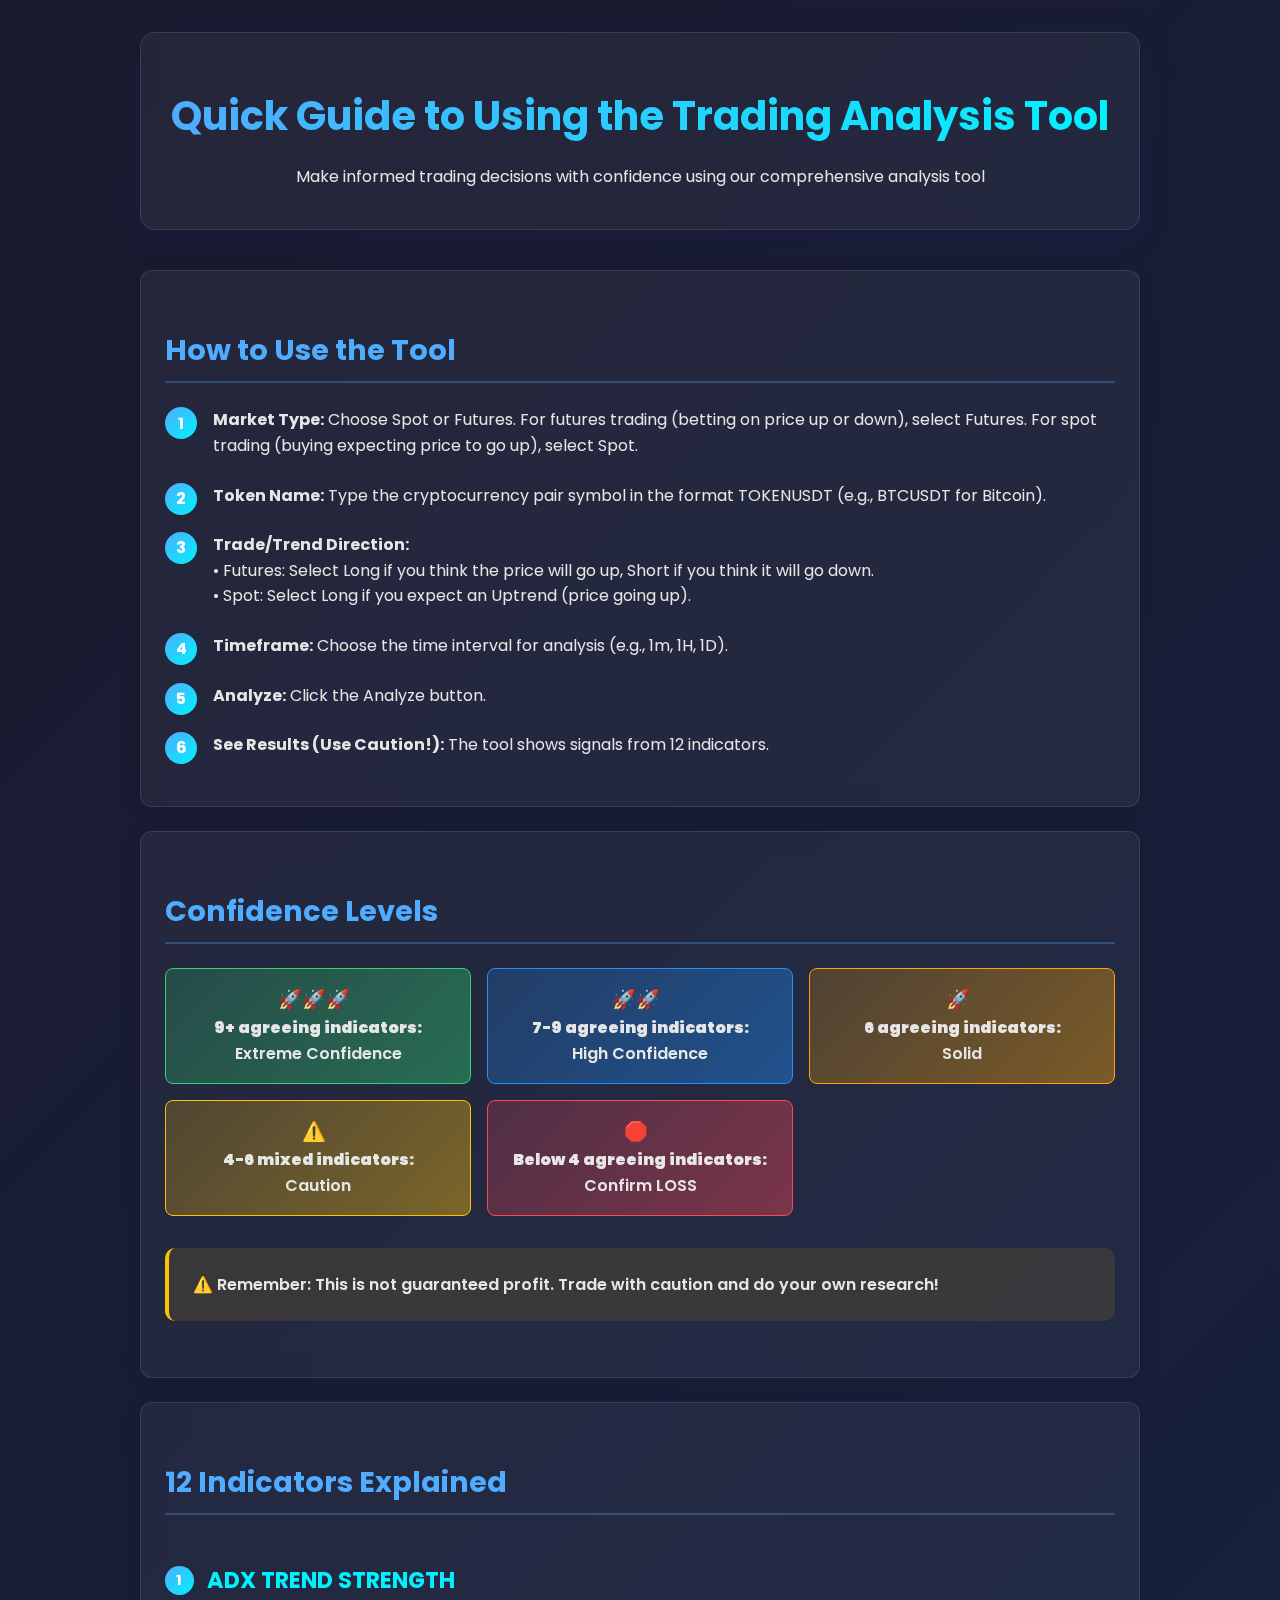
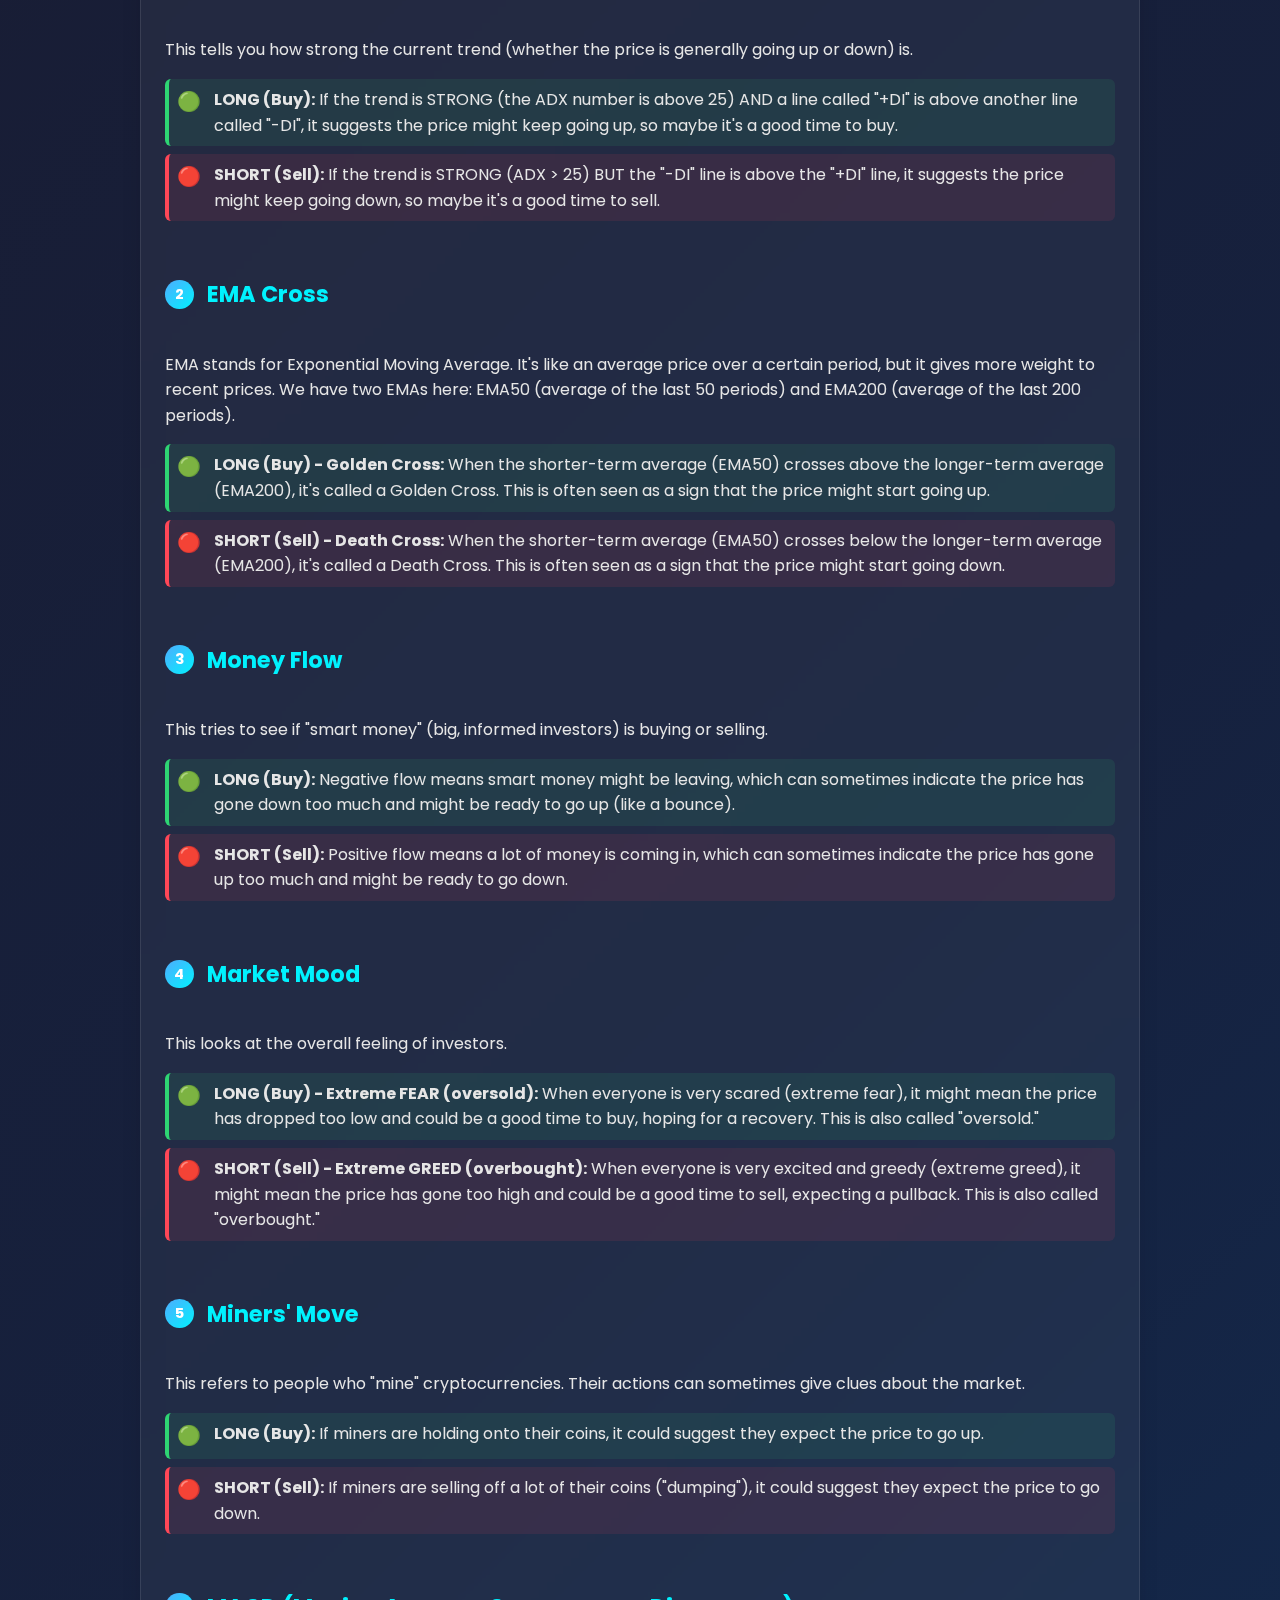
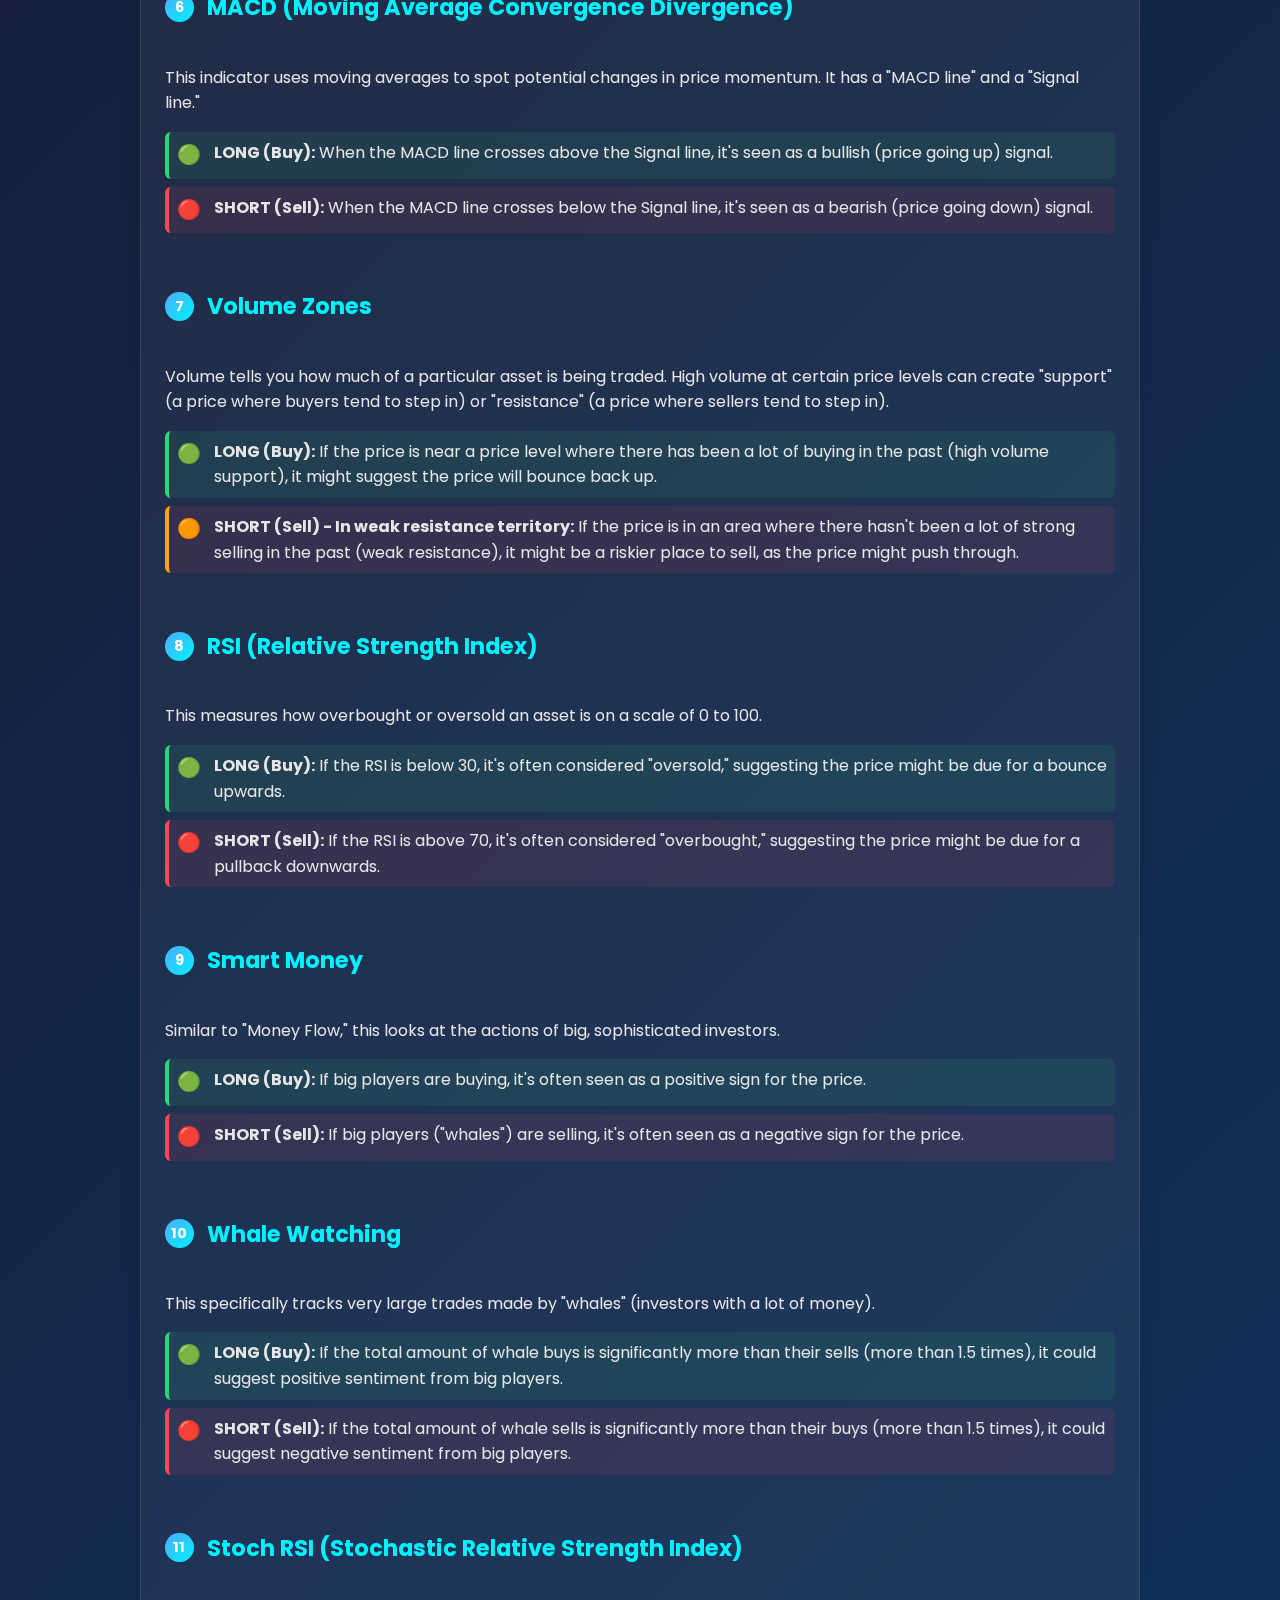
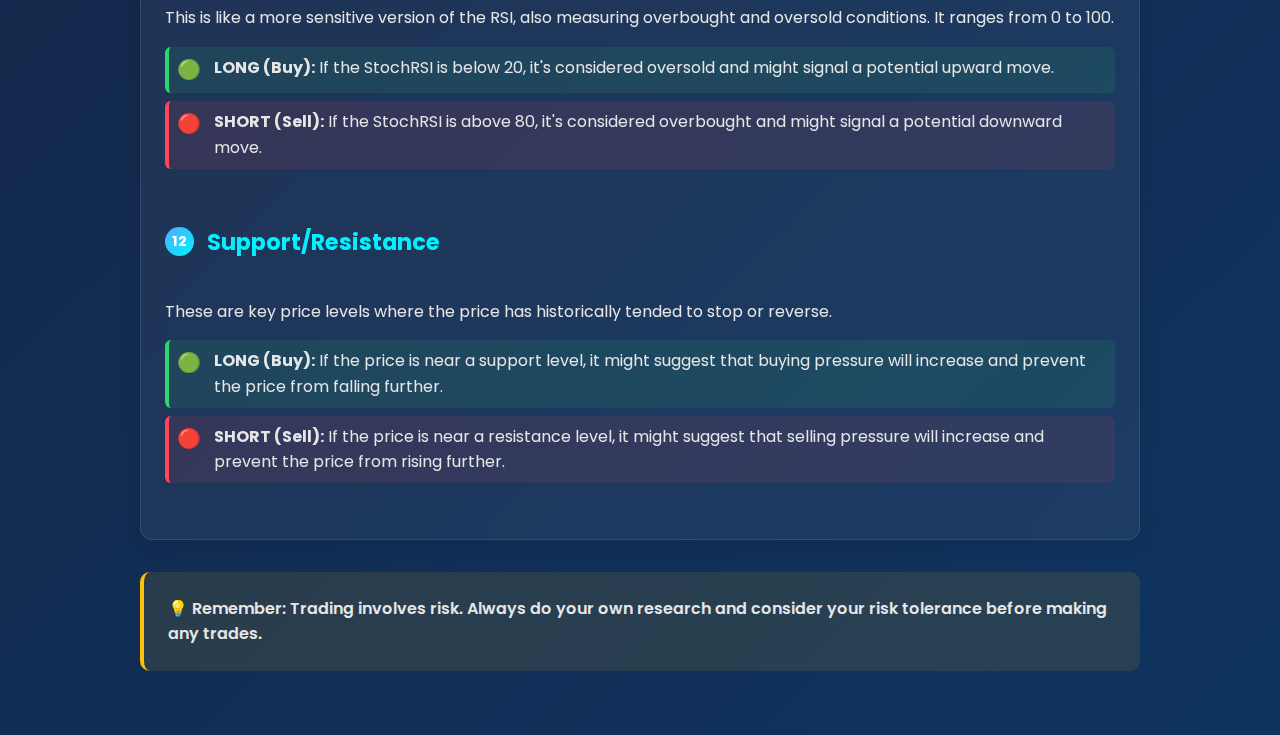
<file: user_guide.html>
<!DOCTYPE html>
<html lang="en">
<head>
    <meta charset="UTF-8">
    <meta name="viewport" content="width=device-width, initial-scale=1.0">
    <title>Trading Analysis Tool Quick Guide</title>
    <style>
        @import url('https://fonts.googleapis.com/css2?family=Poppins:wght@300;400;600;700&display=swap');
        
        body {
            font-family: 'Poppins', sans-serif;
            margin: 0;
            padding: 0;
            background: linear-gradient(135deg, #1a1a2e 0%, #16213e 50%, #0f3460 100%);
            color: #e6e6e6;
            line-height: 1.6;
        }
        
        .container {
            max-width: 1000px;
            margin: 0 auto;
            padding: 2rem;
        }
        
        header {
            text-align: center;
            margin-bottom: 2.5rem;
            padding: 1.5rem;
            background: rgba(255, 255, 255, 0.05);
            border-radius: 15px;
            backdrop-filter: blur(10px);
            box-shadow: 0 8px 32px 0 rgba(31, 38, 135, 0.15);
            border: 1px solid rgba(255, 255, 255, 0.1);
        }
        
        h1 {
            color: #f8f8f8;
            font-size: 2.5rem;
            margin-bottom: 0.5rem;
            background: linear-gradient(90deg, #4facfe 0%, #00f2fe 100%);
            -webkit-background-clip: text;
            background-clip: text;
            color: transparent;
        }
        
        h2 {
            color: #4facfe;
            margin-top: 2rem;
            font-size: 1.8rem;
            border-bottom: 2px solid rgba(79, 172, 254, 0.3);
            padding-bottom: 0.5rem;
        }
        
        h3 {
            color: #00f2fe;
            margin-top: 1.5rem;
            font-size: 1.4rem;
        }
        
        .card {
            background: rgba(255, 255, 255, 0.05);
            border-radius: 12px;
            padding: 1.5rem;
            margin-bottom: 1.5rem;
            backdrop-filter: blur(10px);
            box-shadow: 0 4px 20px 0 rgba(0, 0, 0, 0.1);
            border: 1px solid rgba(255, 255, 255, 0.1);
            transition: transform 0.3s ease, box-shadow 0.3s ease;
        }
        
        .card:hover {
            transform: translateY(-5px);
            box-shadow: 0 10px 25px 0 rgba(0, 0, 0, 0.2);
        }
        
        .steps {
            counter-reset: step-counter;
        }
        
        .step {
            position: relative;
            padding-left: 3rem;
            margin-bottom: 1.5rem;
        }
        
        .step:before {
            counter-increment: step-counter;
            content: counter(step-counter);
            position: absolute;
            left: 0;
            top: 0;
            background: linear-gradient(135deg, #4facfe 0%, #00f2fe 100%);
            color: white;
            width: 2rem;
            height: 2rem;
            border-radius: 50%;
            display: flex;
            align-items: center;
            justify-content: center;
            font-weight: bold;
        }
        
        .confidence-levels {
            display: grid;
            grid-template-columns: repeat(auto-fill, minmax(250px, 1fr));
            gap: 1rem;
            margin: 1.5rem 0;
        }
        
        .confidence-level {
            padding: 1rem;
            border-radius: 8px;
            text-align: center;
            font-weight: 600;
        }
        
        .extreme {
            background: linear-gradient(135deg, rgba(46, 213, 115, 0.2) 0%, rgba(46, 213, 115, 0.4) 100%);
            border: 1px solid #2ed573;
        }
        
        .high {
            background: linear-gradient(135deg, rgba(30, 144, 255, 0.2) 0%, rgba(30, 144, 255, 0.4) 100%);
            border: 1px solid #1e90ff;
        }
        
        .solid {
            background: linear-gradient(135deg, rgba(255, 165, 0, 0.2) 0%, rgba(255, 165, 0, 0.4) 100%);
            border: 1px solid #ffa500;
        }
        
        .caution {
            background: linear-gradient(135deg, rgba(255, 193, 7, 0.2) 0%, rgba(255, 193, 7, 0.4) 100%);
            border: 1px solid #ffc107;
        }
        
        .loss {
            background: linear-gradient(135deg, rgba(255, 71, 87, 0.2) 0%, rgba(255, 71, 87, 0.4) 100%);
            border: 1px solid #ff4757;
        }
        
        .indicator {
            margin-bottom: 2rem;
        }
        
        .indicator-title {
            display: flex;
            align-items: center;
            margin-bottom: 0.5rem;
        }
        
        .indicator-number {
            background: linear-gradient(135deg, #4facfe 0%, #00f2fe 100%);
            color: white;
            width: 1.8rem;
            height: 1.8rem;
            border-radius: 50%;
            display: flex;
            align-items: center;
            justify-content: center;
            margin-right: 0.8rem;
            font-size: 0.9rem;
            font-weight: bold;
        }
        
        .signal {
            display: flex;
            align-items: flex-start;
            margin: 0.5rem 0;
            padding: 0.5rem;
            border-radius: 6px;
        }
        
        .long {
            background-color: rgba(46, 213, 115, 0.1);
            border-left: 4px solid #2ed573;
        }
        
        .short {
            background-color: rgba(255, 71, 87, 0.1);
            border-left: 4px solid #ff4757;
        }
        
        .signal-emoji {
            margin-right: 0.8rem;
            font-size: 1.2rem;
        }
        
        .warning {
            background: rgba(255, 193, 7, 0.1);
            padding: 1.5rem;
            border-radius: 10px;
            border-left: 4px solid #ffc107;
            margin: 2rem 0;
            font-weight: 600;
        }
        
        .emoji {
            font-size: 1.2rem;
            margin-right: 0.5rem;
        }
        
        @media (max-width: 768px) {
            .container {
                padding: 1rem;
            }
            
            h1 {
                font-size: 2rem;
            }
            
            .confidence-levels {
                grid-template-columns: 1fr;
            }
        }
    </style>
</head>
<body>
    <div class="container">
        <header>
            <h1>Quick Guide to Using the Trading Analysis Tool</h1>
            <p>Make informed trading decisions with confidence using our comprehensive analysis tool</p>
        </header>
        
        <section class="card">
            <h2>How to Use the Tool</h2>
            <div class="steps">
                <div class="step">
                    <strong>Market Type:</strong> Choose Spot or Futures. For futures trading (betting on price up or down), select Futures. For spot trading (buying expecting price to go up), select Spot.
                </div>
                <div class="step">
                    <strong>Token Name:</strong> Type the cryptocurrency pair symbol in the format TOKENUSDT (e.g., BTCUSDT for Bitcoin).
                </div>
                <div class="step">
                    <strong>Trade/Trend Direction:</strong><br>
                    • Futures: Select Long if you think the price will go up, Short if you think it will go down.<br>
                    • Spot: Select Long if you expect an Uptrend (price going up).
                </div>
                <div class="step">
                    <strong>Timeframe:</strong> Choose the time interval for analysis (e.g., 1m, 1H, 1D).
                </div>
                <div class="step">
                    <strong>Analyze:</strong> Click the Analyze button.
                </div>
                <div class="step">
                    <strong>See Results (Use Caution!):</strong> The tool shows signals from 12 indicators.
                </div>
            </div>
        </section>
        
        <section class="card">
            <h2>Confidence Levels</h2>
            <div class="confidence-levels">
                <div class="confidence-level extreme">
                    <span class="emoji">🚀🚀🚀</span><br>
                    <strong>9+ agreeing indicators:</strong><br>
                    Extreme Confidence
                </div>
                <div class="confidence-level high">
                    <span class="emoji">🚀🚀</span><br>
                    <strong>7-9 agreeing indicators:</strong><br>
                    High Confidence
                </div>
                <div class="confidence-level solid">
                    <span class="emoji">🚀</span><br>
                    <strong>6 agreeing indicators:</strong><br>
                    Solid
                </div>
                <div class="confidence-level caution">
                    <span class="emoji">⚠️</span><br>
                    <strong>4-6 mixed indicators:</strong><br>
                    Caution
                </div>
                <div class="confidence-level loss">
                    <span class="emoji">🛑</span><br>
                    <strong>Below 4 agreeing indicators:</strong><br>
                    Confirm LOSS
                </div>
            </div>
            
            <div class="warning">
                ⚠️ Remember: This is not guaranteed profit. Trade with caution and do your own research!
            </div>
        </section>
        
        <section class="card">
            <h2>12 Indicators Explained</h2>
            
            <div class="indicator">
                <div class="indicator-title">
                    <div class="indicator-number">1</div>
                    <h3>ADX TREND STRENGTH</h3>
                </div>
                <p>This tells you how strong the current trend (whether the price is generally going up or down) is.</p>
                <div class="signal long">
                    <span class="signal-emoji">🟢</span>
                    <div><strong>LONG (Buy):</strong> If the trend is STRONG (the ADX number is above 25) AND a line called "+DI" is above another line called "-DI", it suggests the price might keep going up, so maybe it's a good time to buy.</div>
                </div>
                <div class="signal short">
                    <span class="signal-emoji">🔴</span>
                    <div><strong>SHORT (Sell):</strong> If the trend is STRONG (ADX > 25) BUT the "-DI" line is above the "+DI" line, it suggests the price might keep going down, so maybe it's a good time to sell.</div>
                </div>
            </div>
            
            <div class="indicator">
                <div class="indicator-title">
                    <div class="indicator-number">2</div>
                    <h3>EMA Cross</h3>
                </div>
                <p>EMA stands for Exponential Moving Average. It's like an average price over a certain period, but it gives more weight to recent prices. We have two EMAs here: EMA50 (average of the last 50 periods) and EMA200 (average of the last 200 periods).</p>
                <div class="signal long">
                    <span class="signal-emoji">🟢</span>
                    <div><strong>LONG (Buy) - Golden Cross:</strong> When the shorter-term average (EMA50) crosses above the longer-term average (EMA200), it's called a Golden Cross. This is often seen as a sign that the price might start going up.</div>
                </div>
                <div class="signal short">
                    <span class="signal-emoji">🔴</span>
                    <div><strong>SHORT (Sell) - Death Cross:</strong> When the shorter-term average (EMA50) crosses below the longer-term average (EMA200), it's called a Death Cross. This is often seen as a sign that the price might start going down.</div>
                </div>
            </div>
            
            <!-- Continue with the rest of the indicators in the same pattern -->
            <!-- Indicator 3 -->
            <div class="indicator">
                <div class="indicator-title">
                    <div class="indicator-number">3</div>
                    <h3>Money Flow</h3>
                </div>
                <p>This tries to see if "smart money" (big, informed investors) is buying or selling.</p>
                <div class="signal long">
                    <span class="signal-emoji">🟢</span>
                    <div><strong>LONG (Buy):</strong> Negative flow means smart money might be leaving, which can sometimes indicate the price has gone down too much and might be ready to go up (like a bounce).</div>
                </div>
                <div class="signal short">
                    <span class="signal-emoji">🔴</span>
                    <div><strong>SHORT (Sell):</strong> Positive flow means a lot of money is coming in, which can sometimes indicate the price has gone up too much and might be ready to go down.</div>
                </div>
            </div>
            
            <!-- Indicator 4 -->
            <div class="indicator">
                <div class="indicator-title">
                    <div class="indicator-number">4</div>
                    <h3>Market Mood</h3>
                </div>
                <p>This looks at the overall feeling of investors.</p>
                <div class="signal long">
                    <span class="signal-emoji">🟢</span>
                    <div><strong>LONG (Buy) - Extreme FEAR (oversold):</strong> When everyone is very scared (extreme fear), it might mean the price has dropped too low and could be a good time to buy, hoping for a recovery. This is also called "oversold."</div>
                </div>
                <div class="signal short">
                    <span class="signal-emoji">🔴</span>
                    <div><strong>SHORT (Sell) - Extreme GREED (overbought):</strong> When everyone is very excited and greedy (extreme greed), it might mean the price has gone too high and could be a good time to sell, expecting a pullback. This is also called "overbought."</div>
                </div>
            </div>
            
            <!-- Continue with indicators 5-12 following the same pattern -->
            <!-- For brevity, I'll show one more example -->
            
            <!-- Indicator 5 -->
            <div class="indicator">
                <div class="indicator-title">
                    <div class="indicator-number">5</div>
                    <h3>Miners' Move</h3>
                </div>
                <p>This refers to people who "mine" cryptocurrencies. Their actions can sometimes give clues about the market.</p>
                <div class="signal long">
                    <span class="signal-emoji">🟢</span>
                    <div><strong>LONG (Buy):</strong> If miners are holding onto their coins, it could suggest they expect the price to go up.</div>
                </div>
                <div class="signal short">
                    <span class="signal-emoji">🔴</span>
                    <div><strong>SHORT (Sell):</strong> If miners are selling off a lot of their coins ("dumping"), it could suggest they expect the price to go down.</div>
                </div>
            </div>
            
                        <!-- Indicator 6 -->
                        <div class="indicator">
                            <div class="indicator-title">
                                <div class="indicator-number">6</div>
                                <h3>MACD (Moving Average Convergence Divergence)</h3>
                            </div>
                            <p>This indicator uses moving averages to spot potential changes in price momentum. It has a "MACD line" and a "Signal line."</p>
                            <div class="signal long">
                                <span class="signal-emoji">🟢</span>
                                <div><strong>LONG (Buy):</strong> When the MACD line crosses above the Signal line, it's seen as a bullish (price going up) signal.</div>
                            </div>
                            <div class="signal short">
                                <span class="signal-emoji">🔴</span>
                                <div><strong>SHORT (Sell):</strong> When the MACD line crosses below the Signal line, it's seen as a bearish (price going down) signal.</div>
                            </div>
                        </div>
            
                        <!-- Indicator 7 -->
                        <div class="indicator">
                            <div class="indicator-title">
                                <div class="indicator-number">7</div>
                                <h3>Volume Zones</h3>
                            </div>
                            <p>Volume tells you how much of a particular asset is being traded. High volume at certain price levels can create "support" (a price where buyers tend to step in) or "resistance" (a price where sellers tend to step in).</p>
                            <div class="signal long">
                                <span class="signal-emoji">🟢</span>
                                <div><strong>LONG (Buy):</strong> If the price is near a price level where there has been a lot of buying in the past (high volume support), it might suggest the price will bounce back up.</div>
                            </div>
                            <div class="signal short" style="border-left-color: #ffa500;">
                                <span class="signal-emoji">🟠</span>
                                <div><strong>SHORT (Sell) - In weak resistance territory:</strong> If the price is in an area where there hasn't been a lot of strong selling in the past (weak resistance), it might be a riskier place to sell, as the price might push through.</div>
                            </div>
                        </div>
            
                        <!-- Indicator 8 -->
                        <div class="indicator">
                            <div class="indicator-title">
                                <div class="indicator-number">8</div>
                                <h3>RSI (Relative Strength Index)</h3>
                            </div>
                            <p>This measures how overbought or oversold an asset is on a scale of 0 to 100.</p>
                            <div class="signal long">
                                <span class="signal-emoji">🟢</span>
                                <div><strong>LONG (Buy):</strong> If the RSI is below 30, it's often considered "oversold," suggesting the price might be due for a bounce upwards.</div>
                            </div>
                            <div class="signal short">
                                <span class="signal-emoji">🔴</span>
                                <div><strong>SHORT (Sell):</strong> If the RSI is above 70, it's often considered "overbought," suggesting the price might be due for a pullback downwards.</div>
                            </div>
                        </div>
            
                        <!-- Indicator 9 -->
                        <div class="indicator">
                            <div class="indicator-title">
                                <div class="indicator-number">9</div>
                                <h3>Smart Money</h3>
                            </div>
                            <p>Similar to "Money Flow," this looks at the actions of big, sophisticated investors.</p>
                            <div class="signal long">
                                <span class="signal-emoji">🟢</span>
                                <div><strong>LONG (Buy):</strong> If big players are buying, it's often seen as a positive sign for the price.</div>
                            </div>
                            <div class="signal short">
                                <span class="signal-emoji">🔴</span>
                                <div><strong>SHORT (Sell):</strong> If big players ("whales") are selling, it's often seen as a negative sign for the price.</div>
                            </div>
                        </div>
            
                        <!-- Indicator 10 -->
                        <div class="indicator">
                            <div class="indicator-title">
                                <div class="indicator-number">10</div>
                                <h3>Whale Watching</h3>
                            </div>
                            <p>This specifically tracks very large trades made by "whales" (investors with a lot of money).</p>
                            <div class="signal long">
                                <span class="signal-emoji">🟢</span>
                                <div><strong>LONG (Buy):</strong> If the total amount of whale buys is significantly more than their sells (more than 1.5 times), it could suggest positive sentiment from big players.</div>
                            </div>
                            <div class="signal short">
                                <span class="signal-emoji">🔴</span>
                                <div><strong>SHORT (Sell):</strong> If the total amount of whale sells is significantly more than their buys (more than 1.5 times), it could suggest negative sentiment from big players.</div>
                            </div>
                        </div>
            
                        <!-- Indicator 11 -->
                        <div class="indicator">
                            <div class="indicator-title">
                                <div class="indicator-number">11</div>
                                <h3>Stoch RSI (Stochastic Relative Strength Index)</h3>
                            </div>
                            <p>This is like a more sensitive version of the RSI, also measuring overbought and oversold conditions. It ranges from 0 to 100.</p>
                            <div class="signal long">
                                <span class="signal-emoji">🟢</span>
                                <div><strong>LONG (Buy):</strong> If the StochRSI is below 20, it's considered oversold and might signal a potential upward move.</div>
                            </div>
                            <div class="signal short">
                                <span class="signal-emoji">🔴</span>
                                <div><strong>SHORT (Sell):</strong> If the StochRSI is above 80, it's considered overbought and might signal a potential downward move.</div>
                            </div>
                        </div>
            
                        <!-- Indicator 12 -->
                        <div class="indicator">
                            <div class="indicator-title">
                                <div class="indicator-number">12</div>
                                <h3>Support/Resistance</h3>
                            </div>
                            <p>These are key price levels where the price has historically tended to stop or reverse.</p>
                            <div class="signal long">
                                <span class="signal-emoji">🟢</span>
                                <div><strong>LONG (Buy):</strong> If the price is near a support level, it might suggest that buying pressure will increase and prevent the price from falling further.</div>
                            </div>
                            <div class="signal short">
                                <span class="signal-emoji">🔴</span>
                                <div><strong>SHORT (Sell):</strong> If the price is near a resistance level, it might suggest that selling pressure will increase and prevent the price from rising further.</div>
                            </div>
                        </div>
                    </section>
                    
                    <div class="warning">
                        💡 Remember: Trading involves risk. Always do your own research and consider your risk tolerance before making any trades.
                    </div>
                </div>
            </body>
            </html>
</file>
